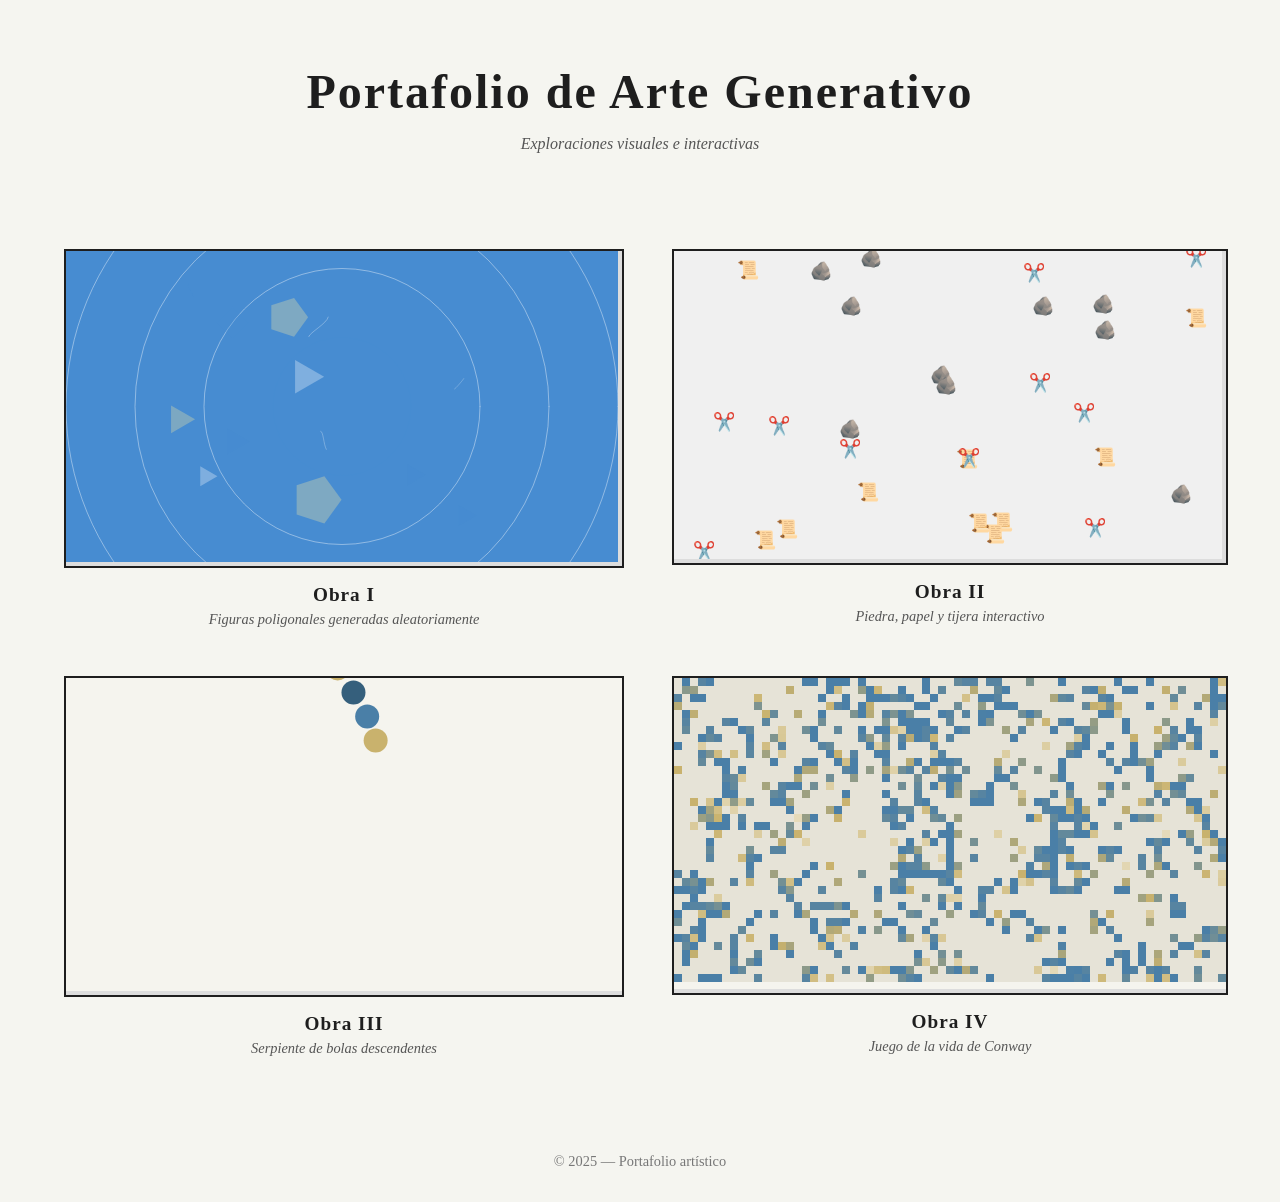
<file: index.html>
<!DOCTYPE html>
<html lang="es">
  <head>
    <meta charset="UTF-8" />
    <title>Portafolio de Arte Generativo</title>

    <!-- p5 -->
    <script src="libraries/p5.min.js"></script>

    <!-- Estilos -->
    <link rel="stylesheet" href="style.css" />
  </head>

  <body>
    <header>
      <h1>Portafolio de Arte Generativo</h1>
      <p>Exploraciones visuales e interactivas</p>
    </header>

    <main class="gallery">
      <div class="artwork" onclick="openArtwork('obras/obra1/obra1.html')">
        <div id="preview1" class="preview"></div>
        <h2>Obra I</h2>
        <p class="artwork-desc">Figuras poligonales generadas aleatoriamente</p>
      </div>

      <div class="artwork" onclick="openArtwork('obras/obra2/obra2.html')">
        <div id="preview2" class="preview"></div>
        <h2>Obra II</h2>
        <p class="artwork-desc">Piedra, papel y tijera interactivo</p>
      </div>

      <div class="artwork" onclick="openArtwork('obras/obra3/obra3.html')">
        <div id="preview3" class="preview"></div>
        <h2>Obra III</h2>
        <p class="artwork-desc">Serpiente de bolas descendentes</p>
      </div>

      <div class="artwork" onclick="openArtwork('obras/obra4/obra4.html')">
        <div id="preview4" class="preview"></div>
        <h2>Obra IV</h2>
        <p class="artwork-desc">Juego de la vida de Conway</p>
      </div>
    </main>

    <footer>
      <p>© 2025 — Portafolio artístico</p>
    </footer>

    <script src="sketch.js"></script>
  </body>
</html>
</file>
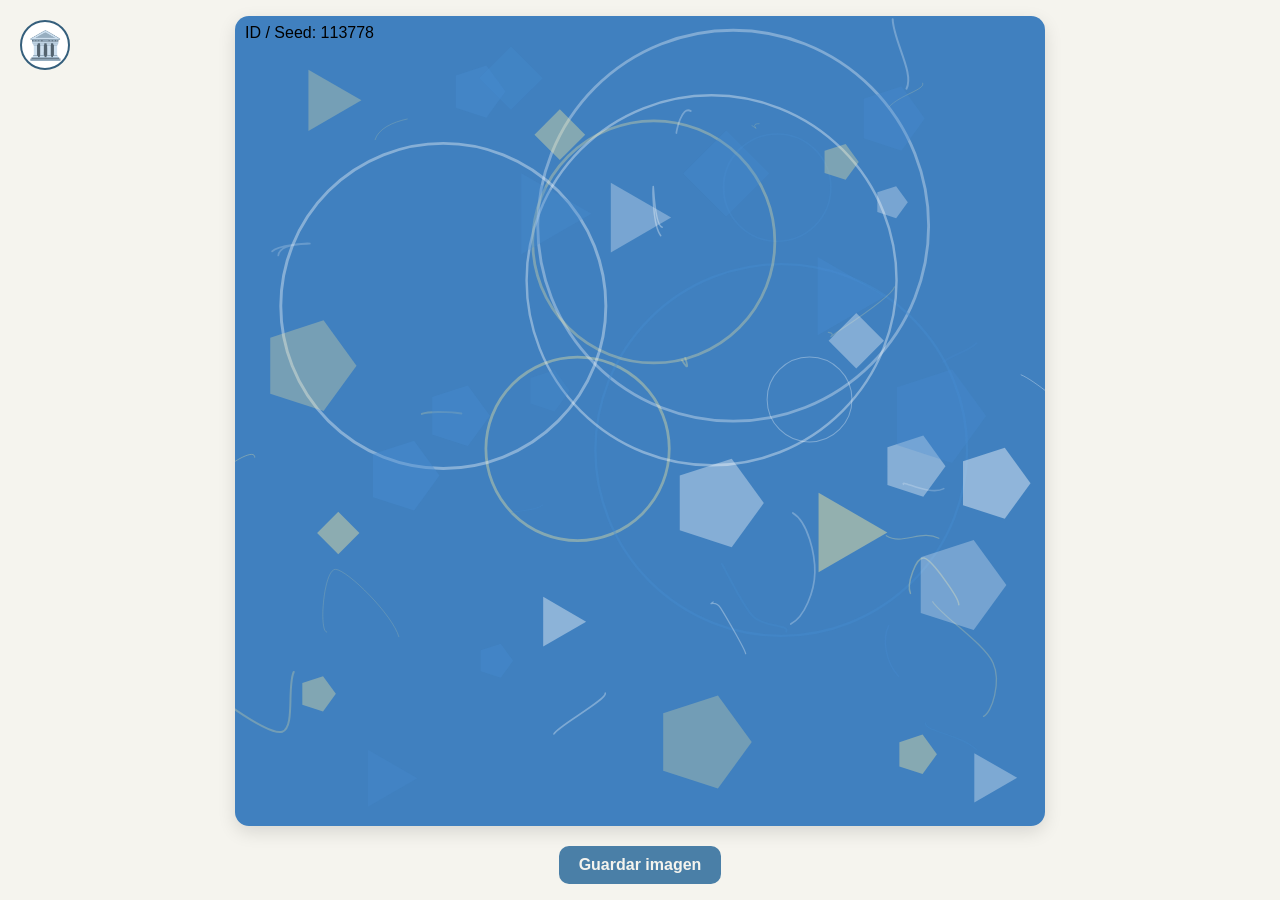
<file: obras/obra1/obra1.html>
<!DOCTYPE html>
<html lang="es">
  <head>
    <meta charset="UTF-8" />
    <meta name="viewport" content="width=device-width, initial-scale=1.0" />
    <title>Obra I — Generador de Arte</title>

    <link rel="stylesheet" href="obra1.css" />

    <script src="../../libraries/p5.min.js"></script>
    <script src="../../libraries/p5.sound.min.js"></script>
  </head>

  <body>
    <!-- Botón Home siempre visible -->
    <button id="homeBtn" onclick="location.href='../../index.html'">🏛️</button>

    <script src="obra1.js"></script>
  </body>
</html>
</file>
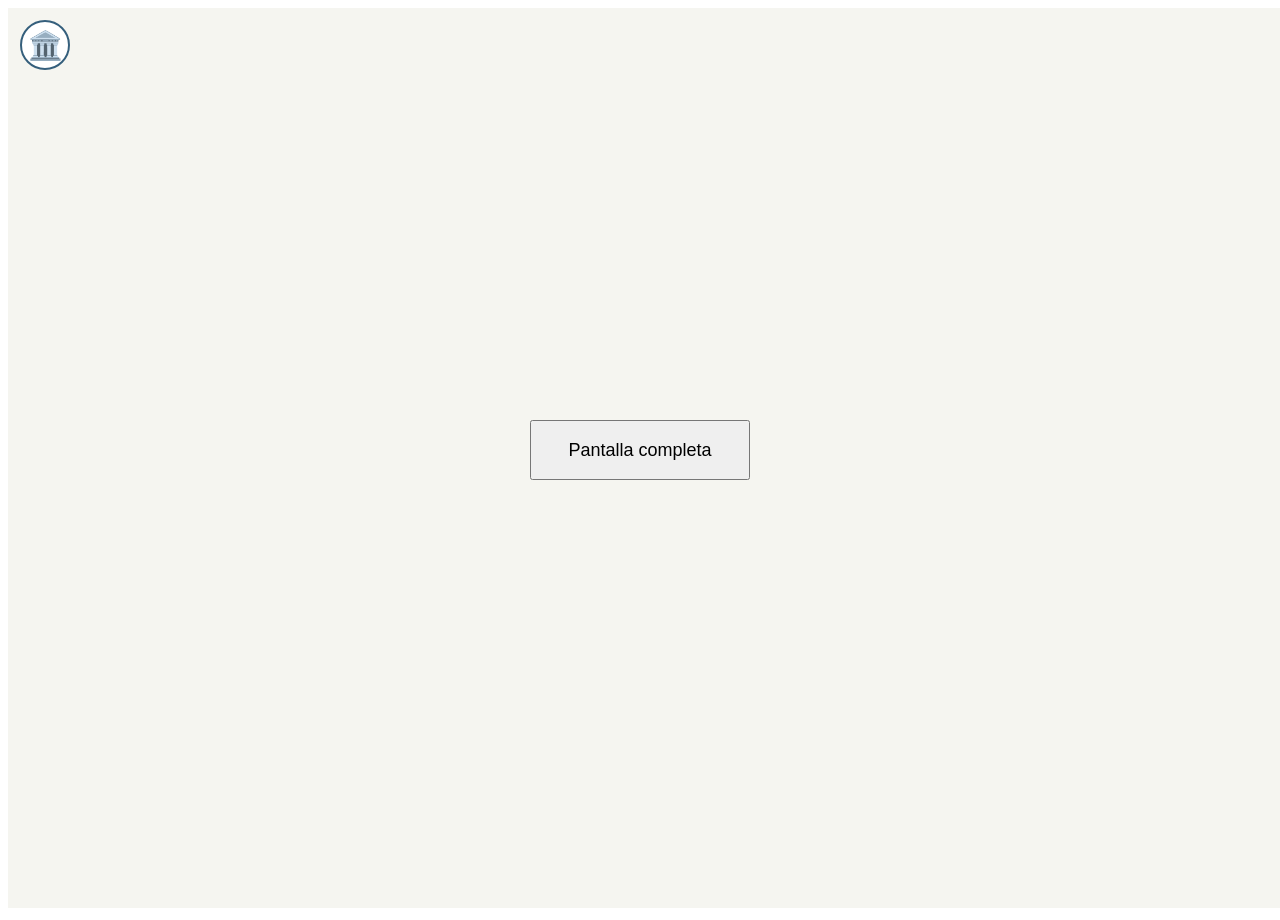
<file: obras/obra2/obra2.html>
<!DOCTYPE html>
<html lang="es">
  <head>
    <meta charset="UTF-8" />
    <title>Obra II — Dinámica de Confrontación</title>

    <link rel="stylesheet" href="obra2.css" />

    <script src="../../libraries/p5.min.js"></script>
    <script src="../../libraries/p5.sound.min.js"></script>
  </head>
  <body>
    <!-- Botón Home siempre visible -->
    <button id="homeBtn" onclick="location.href='../../index.html'">🏛️</button>

    <script src="obra2.js"></script>
  </body>
</html>
</file>
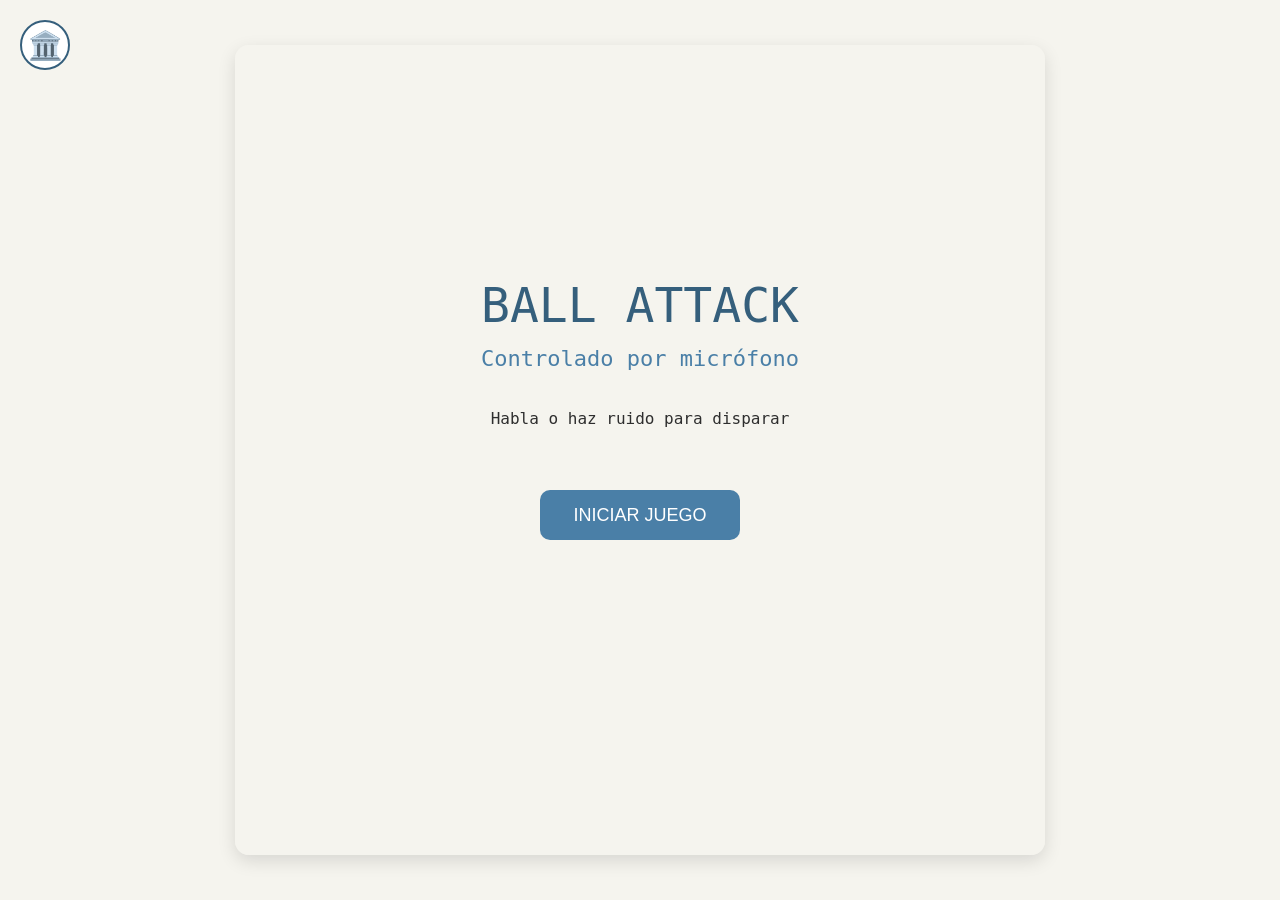
<file: obras/obra3/obra3.html>
<!DOCTYPE html>
<html lang="es">
  <head>
    <meta charset="UTF-8" />
    <meta
      name="viewport"
      content="width=device-width, initial-scale=1.0, maximum-scale=1.0, user-scalable=no"
    />
    <title>Ball Attack — Mic Control</title>

    <!-- CSS de la obra -->
    <link rel="stylesheet" href="obra3.css" />

    <!-- Librerías (subimos dos niveles) -->
    <script src="../../libraries/p5.min.js"></script>
    <script src="../../libraries/p5.sound.min.js"></script>
  </head>

  <body>
    <!-- Botón Home -->
    <button id="homeBtn" onclick="location.href='../../index.html'">🏛️</button>

    <!-- Sketch -->
    <script src="obra3.js"></script>
  </body>
</html>
</file>
<file: style.css>
/* RESET */
* {
  margin: 0;
  padding: 0;
  box-sizing: border-box;
}

/* COLORES MUSEO */
:root {
  --marble: #f5f5f0;
  --ink: #1e1e1e;
  --gold: #b59b5b;
}

/* BODY */
body {
  font-family: 'Times New Roman', serif;
  background-color: var(--marble);
  color: var(--ink);
  min-height: 100vh;
}

/* HEADER */
header {
  text-align: center;
  padding: 4rem 2rem 2rem;
}

header h1 {
  font-size: 3rem;
  letter-spacing: 2px;
}

header p {
  margin-top: 1rem;
  font-style: italic;
  color: #555;
}

/* GALERÍA */
.gallery {
  display: grid;
  grid-template-columns: repeat(2, 1fr);
  gap: 3rem;
  padding: 4rem;
  max-width: 1400px;
  margin: auto;
}

/* OBRA */
.artwork {
  cursor: pointer;
  transition: transform 0.3s ease;
}

.artwork:hover {
  transform: scale(1.02);
}

/* PREVIEW 16:9 */
.preview {
  width: 100%;
  aspect-ratio: 16 / 9;
  background: #ddd;
  border: 2px solid var(--ink);
}

/* TÍTULO OBRA */
.artwork h2 {
  margin-top: 1rem;
  text-align: center;
  font-size: 1.2rem;
  letter-spacing: 1px;
}

/* FOOTER */
footer {
  text-align: center;
  padding: 2rem;
  font-size: 0.9rem;
  color: #777;
}

/* DESCRIPCIÓN BREVE DE LA OBRA */
.artwork-desc {
  text-align: center;
  font-size: 0.9rem;
  color: #555;
  margin-top: 0.3rem;
  font-style: italic;
}
</file>
<file: obras/obra1/obra1.css>
/* Centrar todo */
body {
  margin: 0;
  background: #f5f4ee; /* beige del museo */
  display: flex;
  justify-content: center;
  align-items: center;
  flex-direction: column;
  font-family: "Times New Roman", serif;
  min-height: 100vh;
}

/* Canvas centrado */
canvas {
  display: block;
  margin: 0 auto;
  border-radius: 14px;
  box-shadow: 0 6px 18px rgba(0,0,0,0.12);
}

/* Botón home unificado */
#homeBtn {
  position: fixed;
  top: 20px;
  left: 20px;
  z-index: 9999;

  width: 50px;
  height: 50px;
  border-radius: 50%;

  background: #ffffff;
  border: 2px solid #355f7c;

  font-size: 28px;
  font-weight: bold;
  color: #355f7c;

  cursor: pointer;
  display: flex;
  justify-content: center;
  align-items: center;

  transition: transform 0.25s ease, background 0.25s ease;
}

#homeBtn:hover {
  background: #edeadf;
  transform: scale(1.1);
}

/* Botón guardar imagen */
#saveBtn {
  margin-top: 20px;
  padding: 10px 20px;
  background: #4a7fa7;
  color: #f5f4ee;
  border: none;
  border-radius: 10px;
  font-size: 16px;
  font-weight: bold;
  cursor: pointer;
  transition: all 0.25s ease;
}

#saveBtn:hover {
  background: #355f7c;
  transform: translateY(-2px);
}
</file>
<file: obras/obra2/obra2.css>
/* BOTÓN HOME UNIFICADO */
#homeBtn {
  position: fixed;
  top: 20px;
  left: 20px;
  z-index: 9999;

  width: 50px;
  height: 50px;
  border-radius: 50%;

  background: #ffffff;
  border: 2px solid #355f7c; /* borde azul oscuro coherente con el portafolio */

  font-size: 28px;
  font-weight: bold;
  color: #355f7c;

  cursor: pointer;
  display: flex;
  justify-content: center;
  align-items: center;

  transition: transform 0.25s ease, background 0.25s ease;
}

#homeBtn:hover {
  background: #edeadf; /* beige claro */
  transform: scale(1.1);
}
</file>
<file: obras/obra3/obra3.css>
html,
body {
  margin: 0;
  padding: 0;
  height: 100vh;
  background: #f5f4ee;
  overflow: hidden;
  font-family: "Courier New", monospace;
}

/* Canvas */
canvas {
  display: block;
  border-radius: 14px;
  box-shadow: 0 6px 18px rgba(0, 0, 0, 0.12);
}

/* BOTÓN HOME UNIFICADO */
#homeBtn {
  position: fixed;
  top: 20px;
  left: 20px;
  z-index: 9999;

  width: 50px;
  height: 50px;
  border-radius: 50%;

  background: #ffffff;
  border: 2px solid #355f7c; /* borde azul oscuro coherente con el portafolio */

  font-size: 28px;
  font-weight: bold;
  color: #355f7c;

  cursor: pointer;
  display: flex;
  justify-content: center;
  align-items: center;

  transition: transform 0.25s ease, background 0.25s ease;
}

#homeBtn:hover {
  background: #edeadf; /* beige claro */
  transform: scale(1.1);
}
</file>
